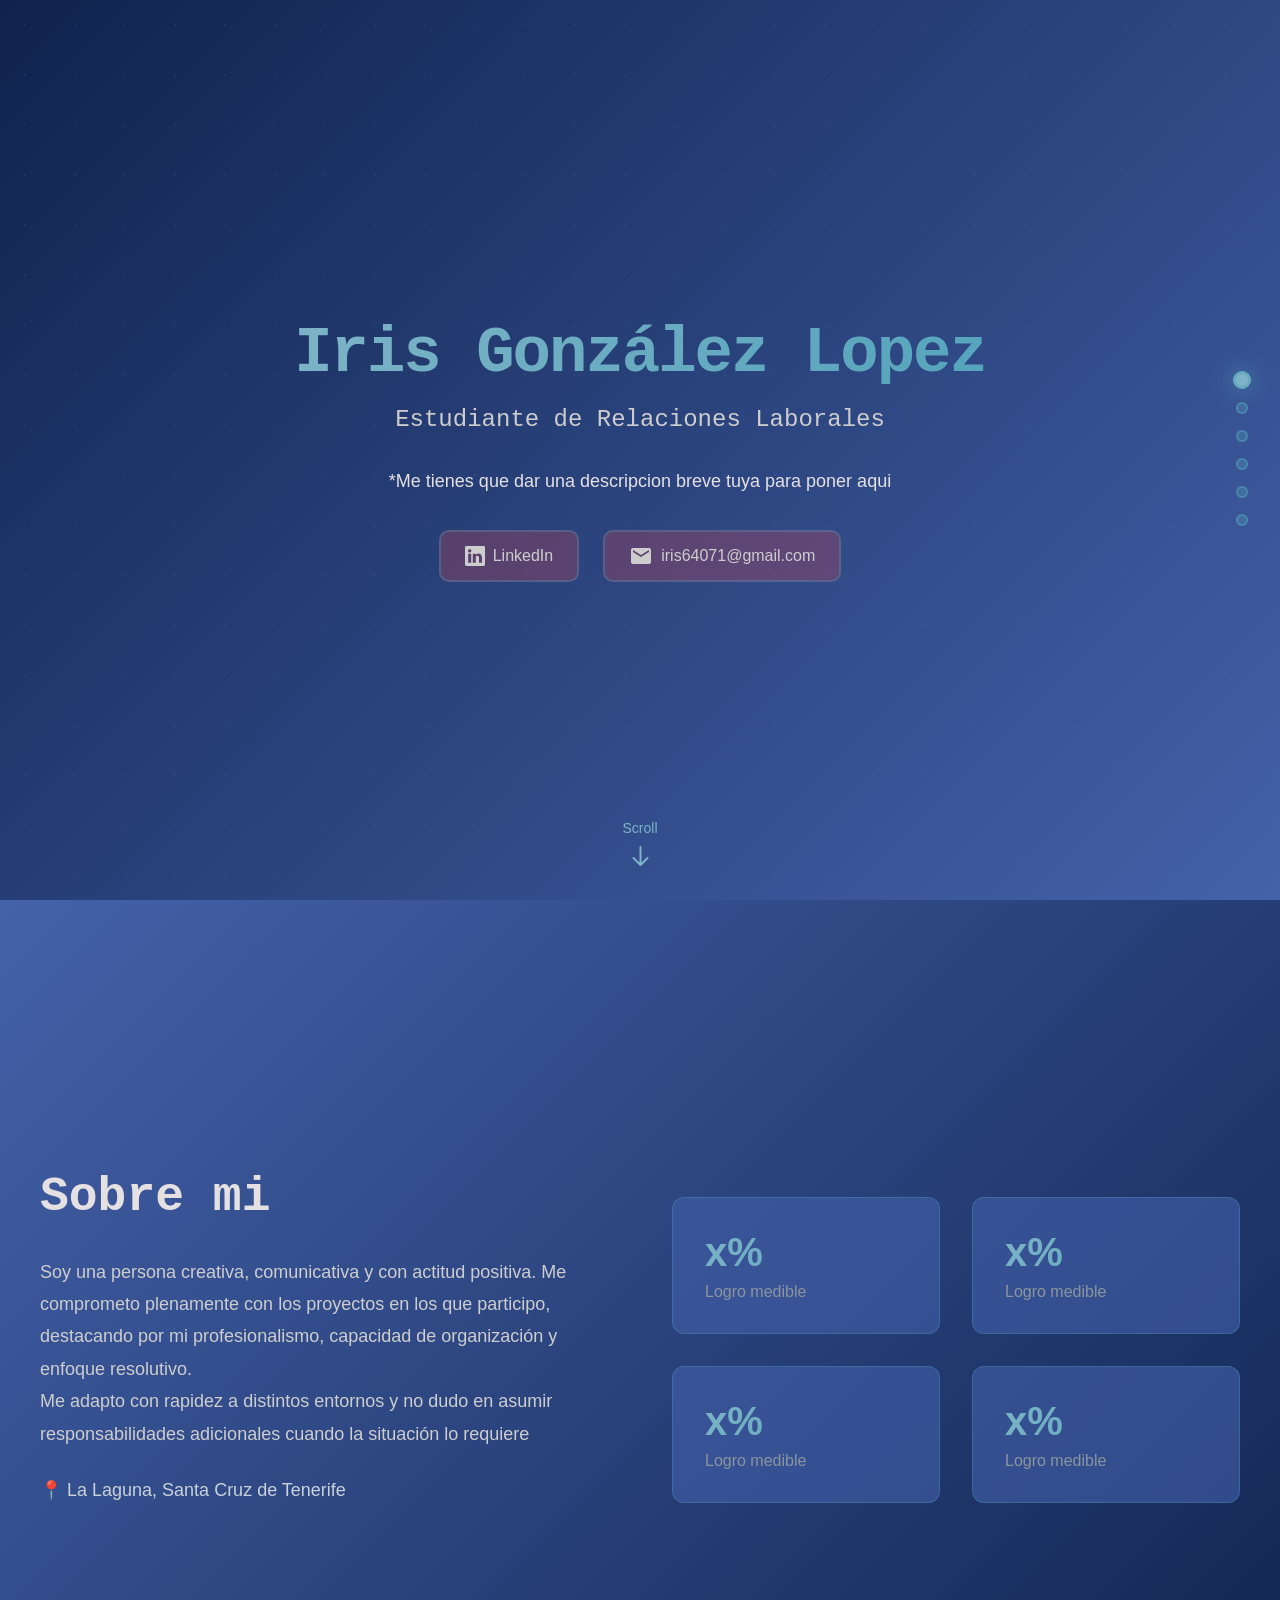
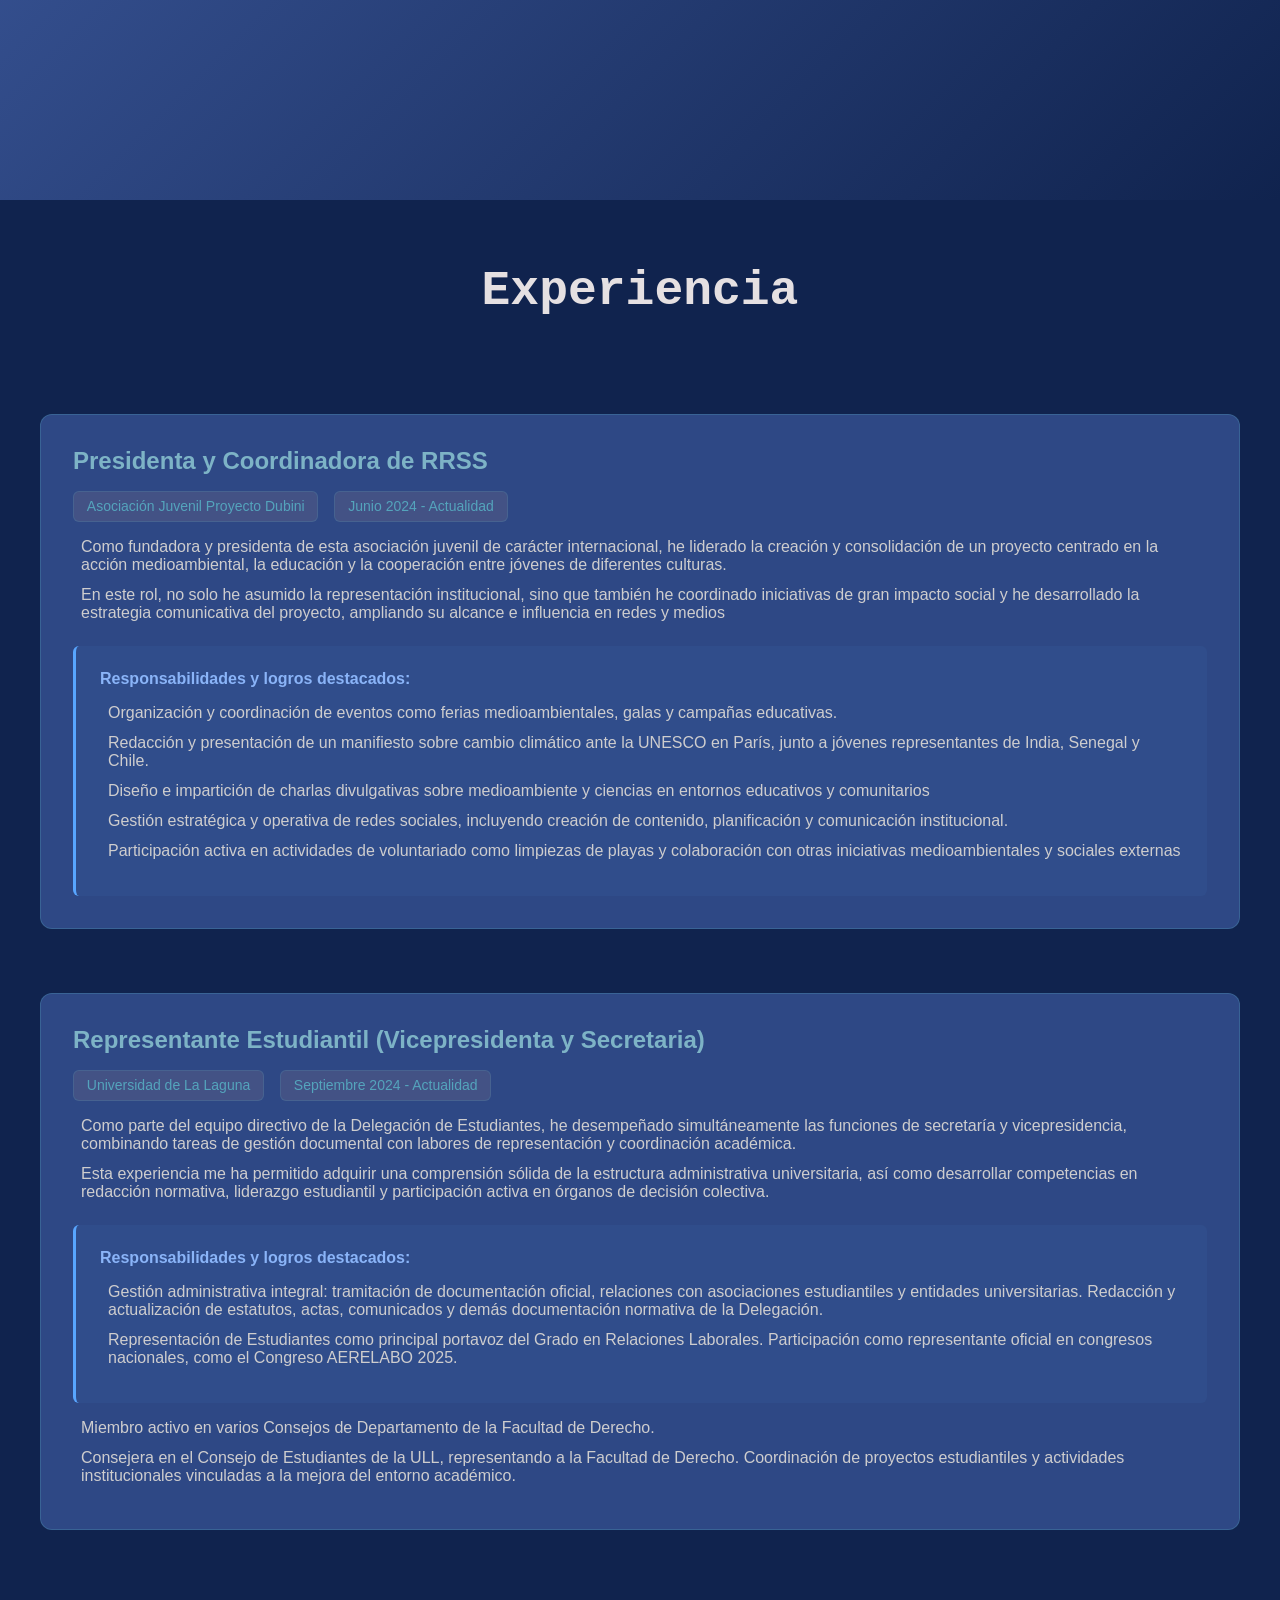
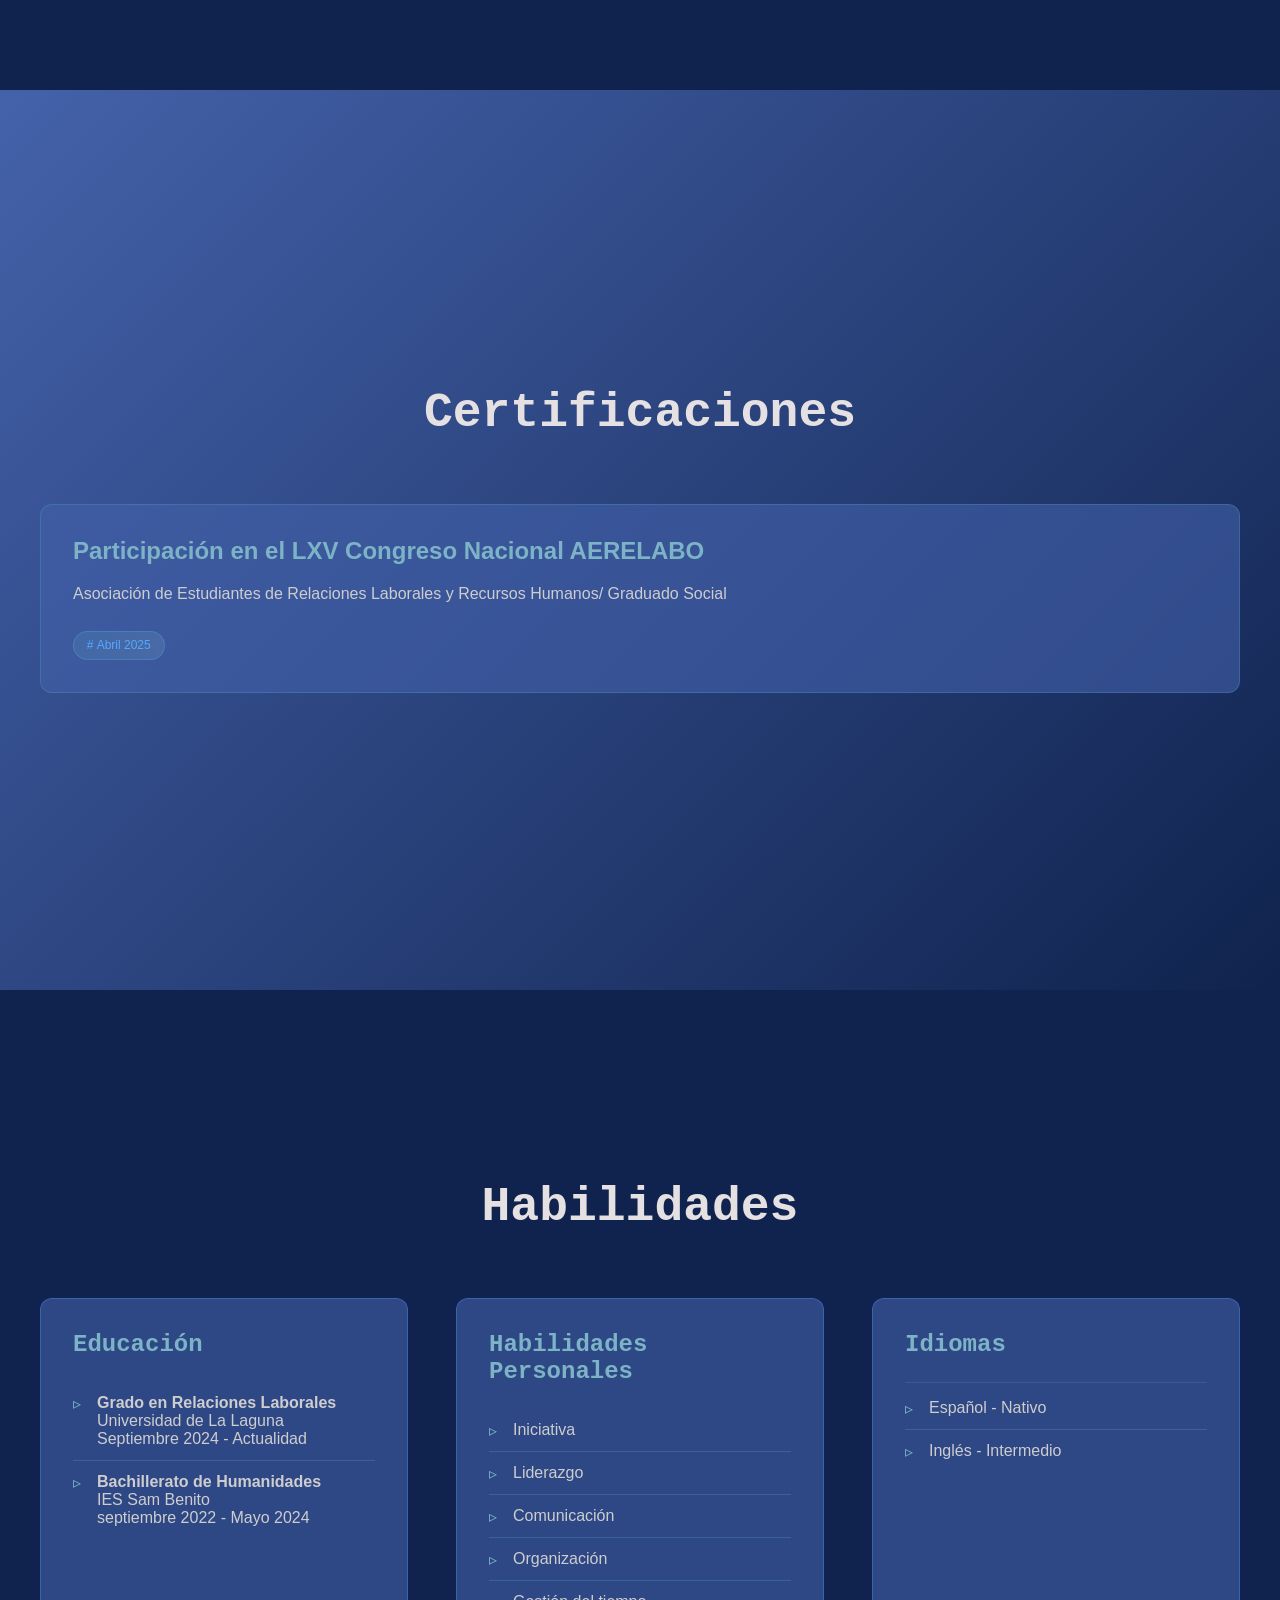
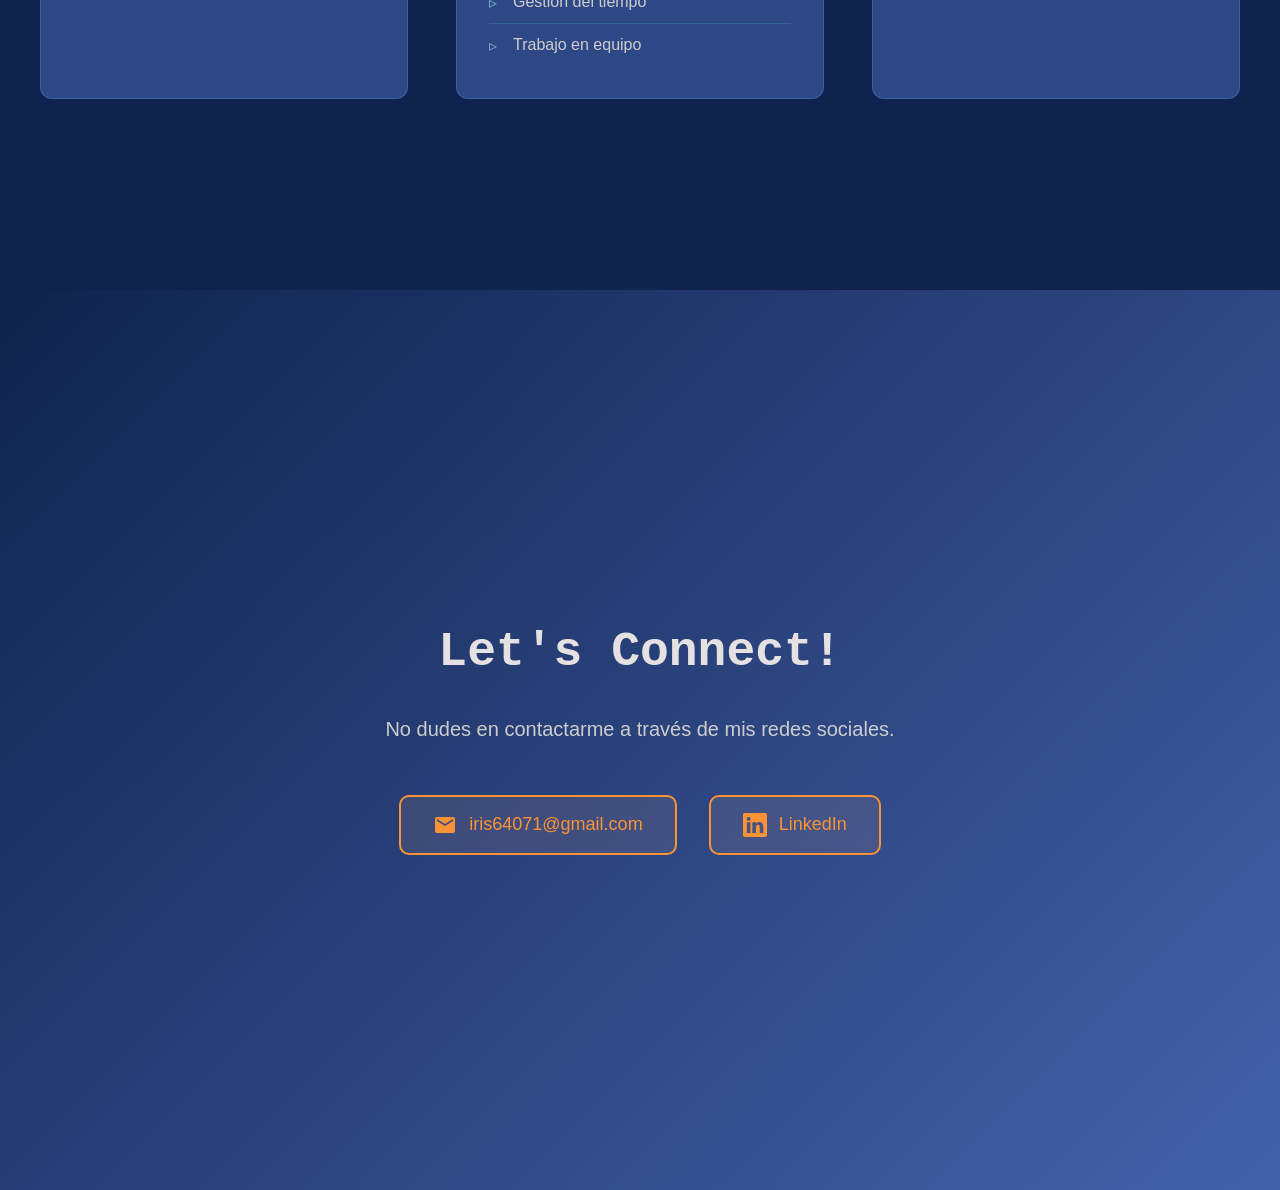
<file: index.html>
<!DOCTYPE html>
<html lang="es">

<head>
  <meta charset="UTF-8" />
  <meta name="viewport" content="width=device-width, initial-scale=1.0" />
  <title>Iris González Lopez</title>
  <link rel="stylesheet" href="style.css" />

</head>

<body>
  <!-- Barra de progreso -->
  <div class="scroll-progress"></div>

  <!-- Navegación por puntos -->
  <div class="nav-dots">
    <div class="nav-dot active" data-section="hero" data-title="Inicio"></div>
    <div class="nav-dot" data-section="about" data-title="Sobre mí"></div>
    <div class="nav-dot" data-section="experience" data-title="Experiencia"></div>
    <div class="nav-dot" data-section="projects" data-title="Proyectos"></div>
    <div class="nav-dot" data-section="skills" data-title="Habilidades"></div>
    <div class="nav-dot" data-section="contact" data-title="Contacto"></div>
  </div>

  <!-- Hero Section -->
  <section id="hero" class="section">

    <div class="hero-content">
      <h1 class="hero-title">Iris González Lopez</h1>
      <p class="hero-subtitle">Estudiante de Relaciones Laborales</p>
      <p class="hero-description">
        *Me tienes que dar una descripcion breve tuya para poner aqui
      </p>
      <div class="social-links">
        <a href="https://www.linkedin.com/in/iris-gonz%C3%A1lez-l%C3%B3pez-58a783310/" target="_blank" class="social-link">
          <svg class="octicon" xmlns="http://www.w3.org/2000/svg" viewBox="0 0 16 16" width="20" height="20">
            <path
              d="M0 1.146C0 .513.526 0 1.175 0h13.65C15.474 0 16 .513 16 1.146v13.708c0 .633-.526 1.146-1.175 1.146H1.175C.526 16 0 15.487 0 14.854zm4.943 12.248V6.169H2.542v7.225zm-1.2-8.212c.837 0 1.358-.554 1.358-1.248-.015-.709-.52-1.248-1.342-1.248S2.4 3.226 2.4 3.934c0 .694.521 1.248 1.327 1.248zm4.908 8.212V9.359c0-.216.016-.432.08-.586.173-.431.568-.878 1.232-.878.869 0 1.216.662 1.216 1.634v3.865h2.401V9.25c0-2.22-1.184-3.252-2.764-3.252-1.274 0-1.845.7-2.165 1.193v.025h-.016l.016-.025V6.169h-2.4c.03.678 0 7.225 0 7.225z" />
          </svg>
          <span>LinkedIn</span>
        </a>
        <a href="mailto:iris64071@gmail.com" target="_blank" class="social-link">
          <svg class="octicon" xmlns="http://www.w3.org/2000/svg" viewBox="0 0 24 24" width="24" height="24">
  <path d="M20 4H4C2.9 4 2 4.9 2 6v12c0 1.1.9 2 2 2h16c1.1 0 2-.9 2-2V6c0-1.1-.9-2-2-2zm0 4l-8 5-8-5V6l8 5 8-5v2z"/>
</svg>

          <span>iris64071@gmail.com</span>
        </a>
      </div>
      
    </div>

    <div class="scroll-indicator">
      <span style="font-size: 0.875rem;">Scroll</span>
      <svg xmlns="http://www.w3.org/2000/svg" fill="none" viewBox="0 0 24 24" stroke="currentColor">
        <path stroke-linecap="round" stroke-linejoin="round" stroke-width="2" d="M19 14l-7 7m0 0l-7-7m7 7V3" />
      </svg>
    </div>
  </section>

  <!-- About Section -->
  <section id="about" class="section">

    <div class="about-container">
      <div class="about-text">
        <h2>Sobre mi</h2>
        <p>
          Soy una persona creativa, comunicativa y con actitud positiva.
          Me comprometo plenamente con los proyectos en los que participo, destacando por mi
          profesionalismo, capacidad de organización y enfoque resolutivo.<br> Me adapto con rapidez a
          distintos entornos y no dudo en asumir responsabilidades adicionales cuando la situación lo
          requiere
        </p>
        <p style="color: #c9d1d9; margin-top: 1rem;">
          📍 La Laguna, Santa Cruz de Tenerife<br>
        </p>
      </div>

      <div class="about-stats">
        <div class="stat-card">
          <div class="stat-number">x%</div>
          <div class="stat-label">Logro medible</div>
        </div>
        <div class="stat-card">
          <div class="stat-number">x%</div>
          <div class="stat-label">Logro medible</div>
        </div>
        <div class="stat-card">
          <div class="stat-number">x%</div>
          <div class="stat-label">Logro medible</div>
        </div>
        <div class="stat-card">
          <div class="stat-number">x%</div>
          <div class="stat-label">Logro medible</div>
        </div>
      </div>
    </div>
  </section>

  <!-- Experience Section -->
  <section id="experience" class="section">
    <div class="experience-container">
      <h2 class="section-title">Experiencia</h2>

      <div class="timeline">
        <div class="timeline-item">
          <div class="timeline-content">
            <h3>Presidenta y Coordinadora de RRSS</h3>
            <div class="timeline-meta">
              <span>Asociación Juvenil Proyecto Dubini</span>
              <span>Junio 2024 - Actualidad</span>
            </div>
            <ul>
              <li> Como fundadora y presidenta de esta asociación juvenil de carácter internacional, he
                liderado la creación y consolidación de un proyecto centrado en la acción medioambiental,
                la educación y la cooperación entre jóvenes de diferentes culturas.</strong>
              </li>
              <li> En este rol, no solo he asumido la representación institucional, sino que también he
                coordinado iniciativas de gran impacto social y he desarrollado la estrategia comunicativa
                del proyecto, ampliando su alcance e influencia en redes y medios</li>
            </ul>

            <div
              style="margin-top: 1.5rem; padding: 1.5rem; background: rgba(88, 166, 255, 0.05); border-left: 3px solid #58a6ff; border-radius: 6px;">
              <h4 style="color: #8ab4f8; margin-bottom: 1rem;">Responsabilidades y logros destacados:</h4>
              <ul>
                <li> Organización y coordinación de eventos como ferias medioambientales, galas y
                  campañas educativas.</li>
                <li> Redacción y presentación de un manifiesto sobre cambio climático ante la UNESCO
                  en París, junto a jóvenes representantes de India, Senegal y Chile.</li>
                <li> Diseño e impartición de charlas divulgativas sobre medioambiente y ciencias en
                  entornos educativos y comunitarios</li>
                <li>Gestión estratégica y operativa de redes sociales, incluyendo creación de contenido,
                  planificación y comunicación institucional.</li>
                <li> Participación activa en actividades de voluntariado como limpiezas de playas y
                  colaboración con otras iniciativas medioambientales y sociales externas</li>
              </ul>
            </div>
          </div>
        </div>
        <div class="timeline-item">
          <div class="timeline-content">
            <h3>Representante Estudiantil (Vicepresidenta y Secretaria)</h3>
            <div class="timeline-meta">
              <span> Universidad de La Laguna</span>
              <span>Septiembre 2024 - Actualidad</span>
            </div>
            <ul>
              <li> Como parte del equipo directivo de la Delegación de Estudiantes, he desempeñado
                simultáneamente las funciones de secretaría y vicepresidencia, combinando tareas de
                gestión documental con labores de representación y coordinación académica.</strong>
              </li>
              <li> Esta experiencia me ha permitido adquirir una comprensión sólida de la estructura
                administrativa universitaria, así como desarrollar competencias en redacción normativa,
                liderazgo estudiantil y participación activa en órganos de decisión colectiva.</li>
            </ul>

            <div
              style="margin-top: 1.5rem; padding: 1.5rem; background: rgba(88, 166, 255, 0.05); border-left: 3px solid #58a6ff; border-radius: 6px;">
              <h4 style="color: #8ab4f8; margin-bottom: 1rem;">Responsabilidades y logros destacados:</h4>
              <ul>
                <li> Gestión administrativa integral: tramitación de documentación oficial, relaciones con
                  asociaciones estudiantiles y entidades universitarias. Redacción y actualización de
                  estatutos, actas, comunicados y demás documentación normativa de la Delegación.</li>
                <li> Representación de Estudiantes como principal portavoz del Grado en Relaciones
                  Laborales. Participación como representante oficial en congresos nacionales, como el
                  Congreso AERELABO 2025.</li>
              </ul>
            </div>
            <ul>
              <li> Miembro activo en varios Consejos de Departamento de la Facultad de Derecho.</strong>
              </li>
              <li> Consejera en el Consejo de Estudiantes de la ULL, representando a la Facultad de
                Derecho. Coordinación de proyectos estudiantiles y actividades institucionales vinculadas a
                la mejora del entorno académico.</li>
            </ul>
          </div>
        </div>
      </div>
    </div>
  </section>

  <!-- Projects Section -->
  <section id="projects" class="section">
    <div class="projects-container">
      <h2 class="section-title">Certificaciones</h2>

      <div class="projects-grid">

        <div class="project-card">
          <h3> Participación en el LXV Congreso
            Nacional AERELABO</h3>
          <p>
            Asociación de Estudiantes de Relaciones
            Laborales y Recursos Humanos/
            Graduado Social
          </p>
          <div class="project-tags">
            <span class="project-tag">Abril 2025</span>
          </div>
        </div>
      </div>
    </div>
  </section>

  <!-- Skills Section -->
  <section id="skills" class="section">

    <div class="skills-container">
      <h2 class="section-title">Habilidades</h2>

      <div class="skills-grid">
        <div class="skill-category">
          <h3>Educación</h3>
          <ul class="skill-list">
            <li><strong>Grado en Relaciones Laborales</strong><br>Universidad de La Laguna<br>Septiembre 2024 -
              Actualidad</li>
            <li><strong>Bachillerato de Humanidades</strong><br>IES Sam Benito<br>septiembre 2022 - Mayo 2024</li>
          </ul>
        </div>

        <div class="skill-category">
          <h3>Habilidades Personales</h3>
          <ul class="skill-list">
            <li>Iniciativa</li>
            <li>Liderazgo</li>
            <li>Comunicación</li>
            <li>Organización</li>
            <li>Gestión del tiempo</li>
            <li>Trabajo en equipo</li>
          </ul>
        </div>

        <div class="skill-category">
          <h3>Idiomas</h3>
          <ul class="skill-list">
            <li style="margin-top: 1rem; border-top: 1px solid rgba(88, 166, 255, 0.2); padding-top: 1rem;">Español -
              Nativo</li>
            <li>Inglés - Intermedio</li>
          </ul>
        </div>
      </div>
    </div>
  </section>

  <!-- Contact Section -->
  <section id="contact" class="section">

    <div class="contact-container">
      <h2>Let's Connect!</h2>
      <p>
        No dudes en contactarme a través de mis redes sociales.
      </p>

      <div class="contact-links">
        <a href="mailto:irisgonalezlopez@gmail.com" class="contact-link">
          <svg class="octicon" xmlns="http://www.w3.org/2000/svg" viewBox="0 0 24 24" width="24" height="24">
            <path
              d="M20 4H4C2.9 4 2 4.9 2 6v12c0 1.1.9 2 2 2h16c1.1 0 2-.9 2-2V6c0-1.1-.9-2-2-2zm0 4l-8 5-8-5V6l8 5 8-5v2z" />
          </svg>

          <span>iris64071@gmail.com</span>
        </a>

        <a href="https://www.linkedin.com/in/iris-gonz%C3%A1lez-l%C3%B3pez-58a783310/" target="_blank"
          class="contact-link">
          <svg class="octicon" xmlns="http://www.w3.org/2000/svg" viewBox="0 0 16 16" width="24" height="24">
            <path
              d="M0 1.146C0 .513.526 0 1.175 0h13.65C15.474 0 16 .513 16 1.146v13.708c0 .633-.526 1.146-1.175 1.146H1.175C.526 16 0 15.487 0 14.854zm4.943 12.248V6.169H2.542v7.225zm-1.2-8.212c.837 0 1.358-.554 1.358-1.248-.015-.709-.52-1.248-1.342-1.248S2.4 3.226 2.4 3.934c0 .694.521 1.248 1.327 1.248zm4.908 8.212V9.359c0-.216.016-.432.08-.586.173-.431.568-.878 1.232-.878.869 0 1.216.662 1.216 1.634v3.865h2.401V9.25c0-2.22-1.184-3.252-2.764-3.252-1.274 0-1.845.7-2.165 1.193v.025h-.016l.016-.025V6.169h-2.4c.03.678 0 7.225 0 7.225z" />
          </svg>
          <span>LinkedIn</span>
        </a>
      </div>
    </div>
  </section>
  <script src="script.js"></script>
</body>

</html>
</file>
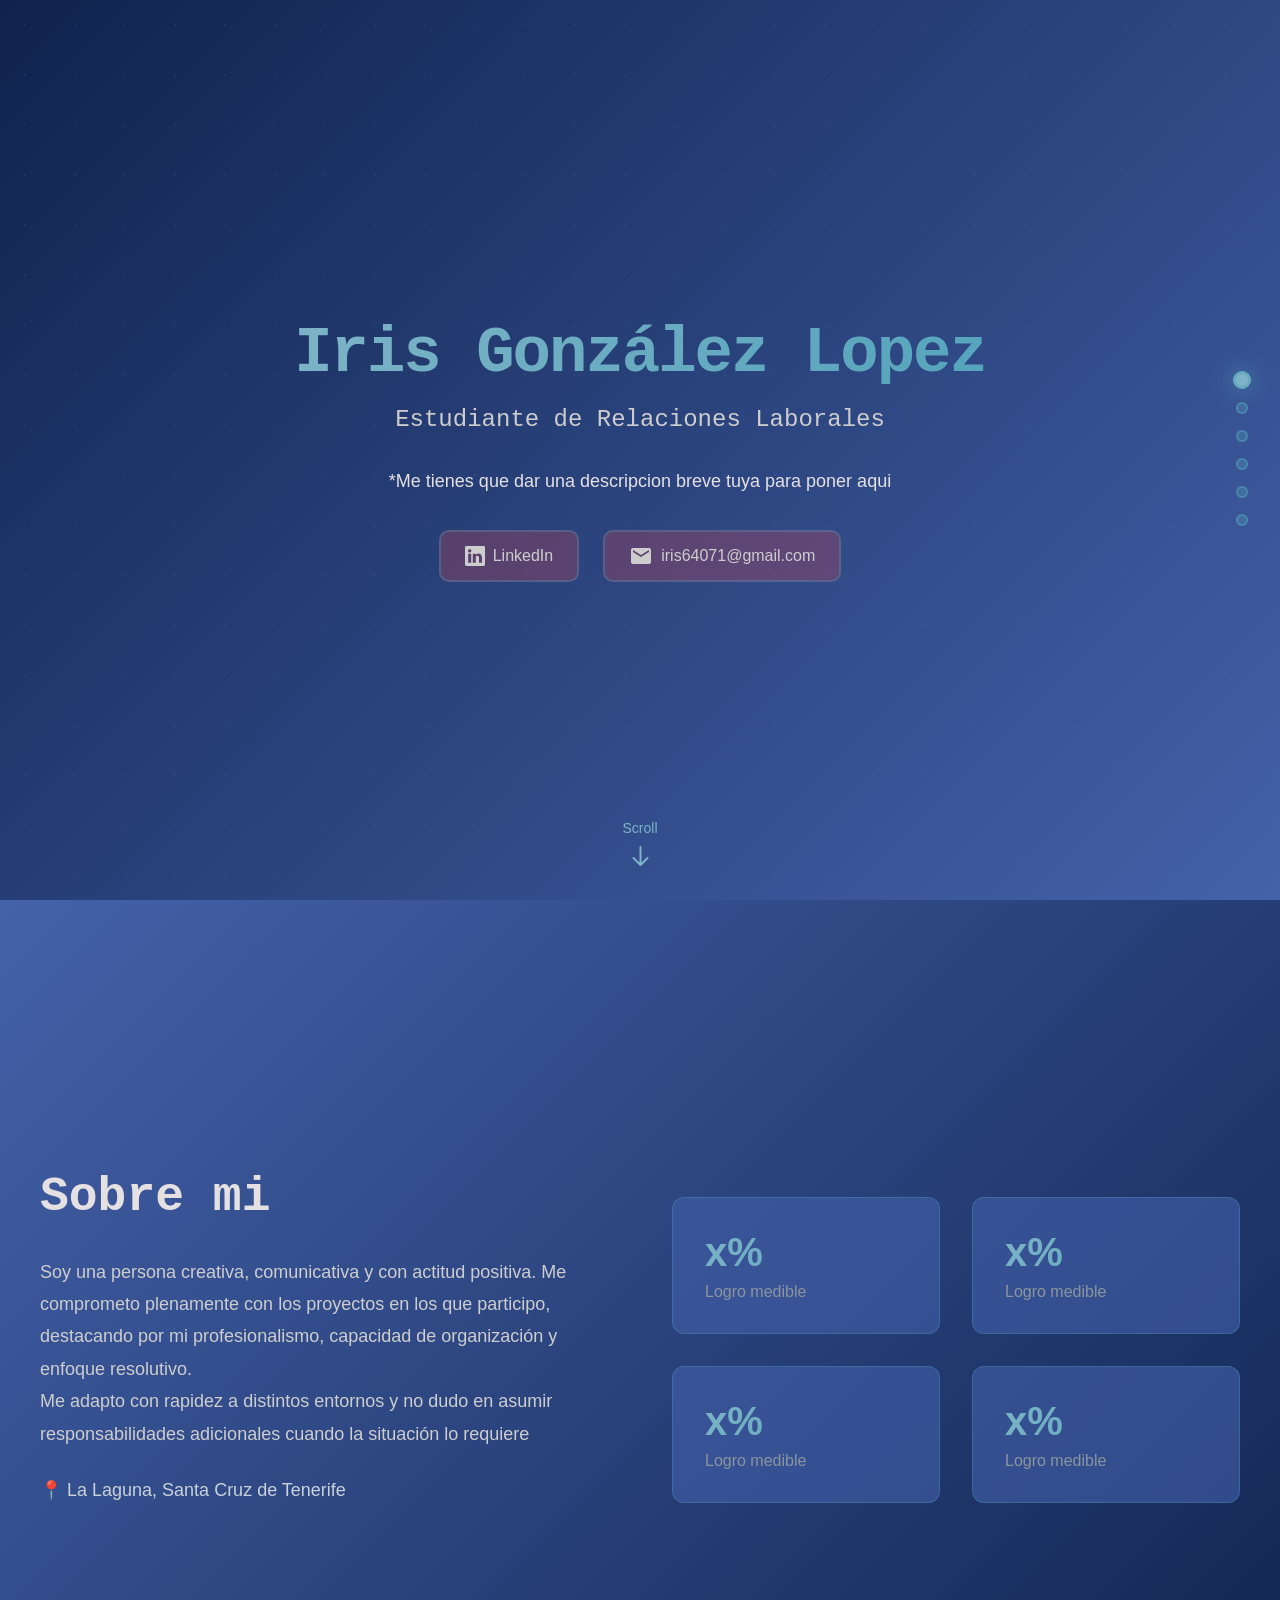
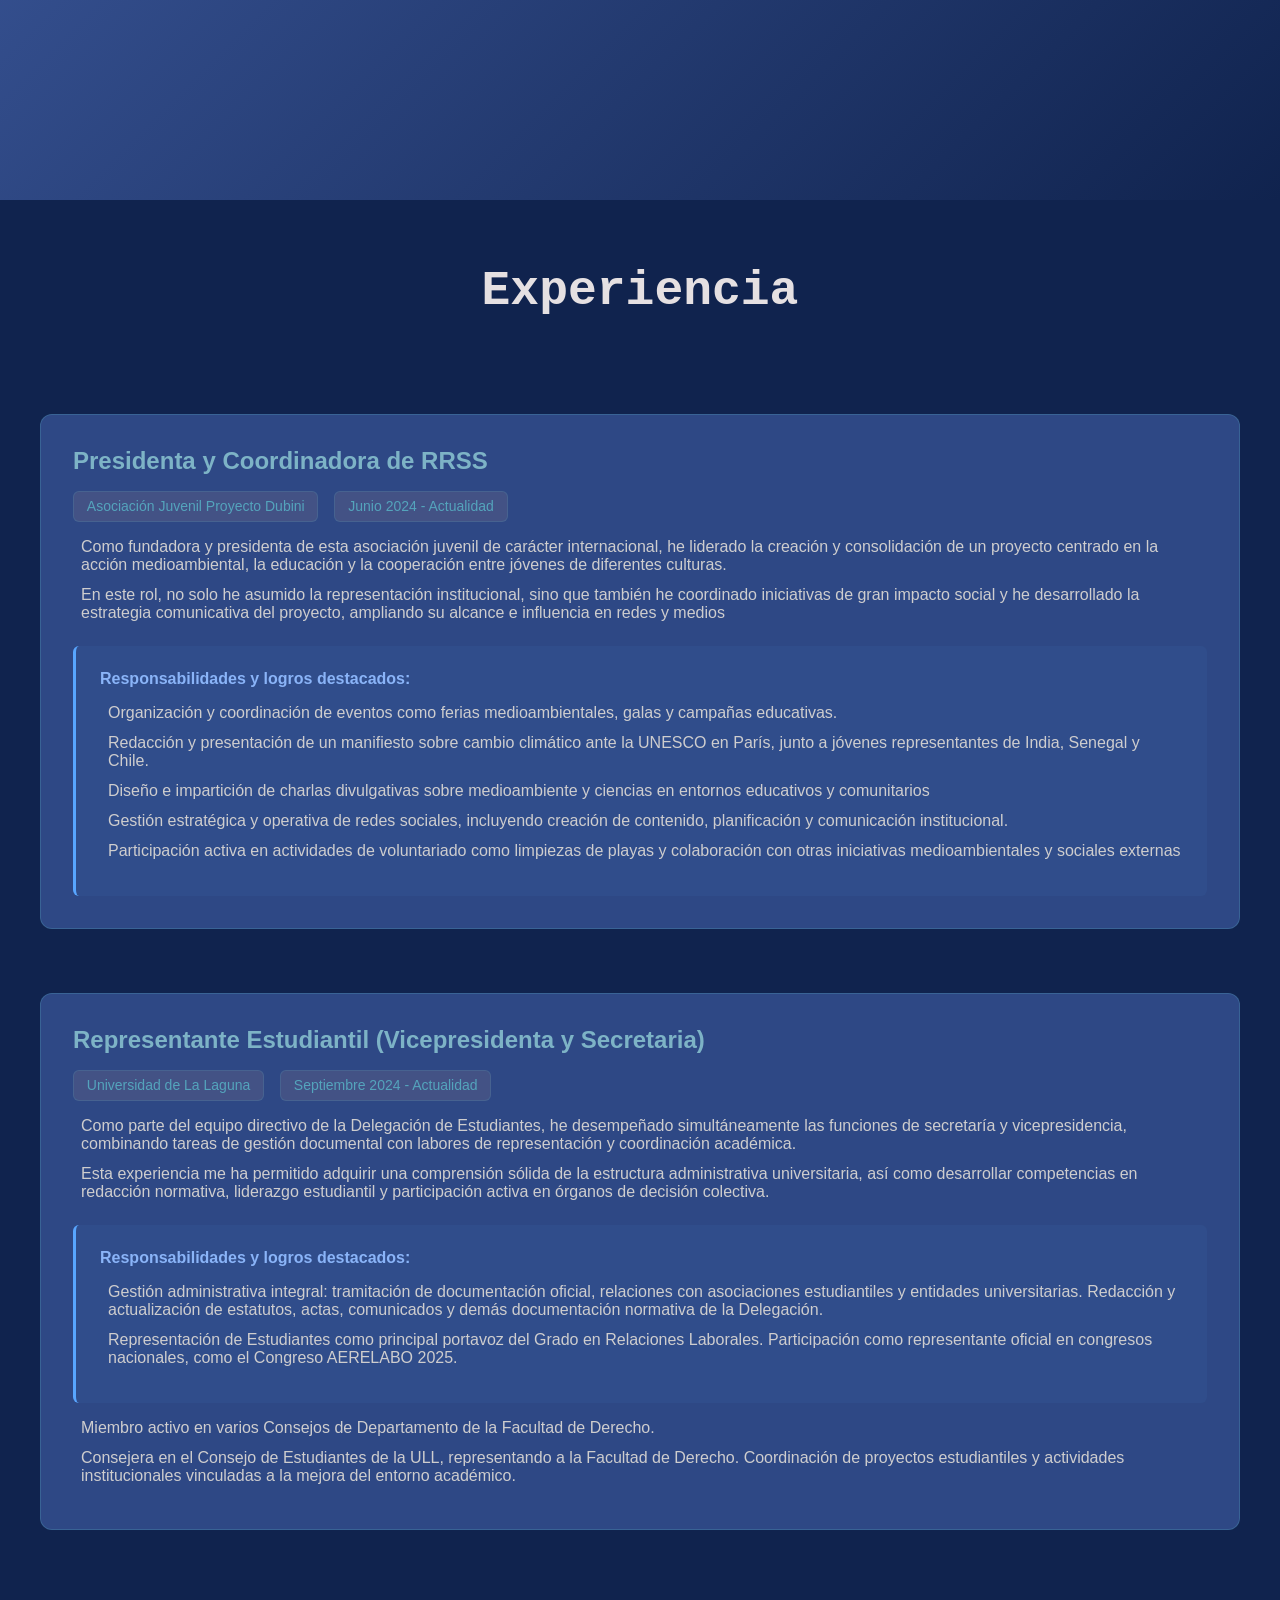
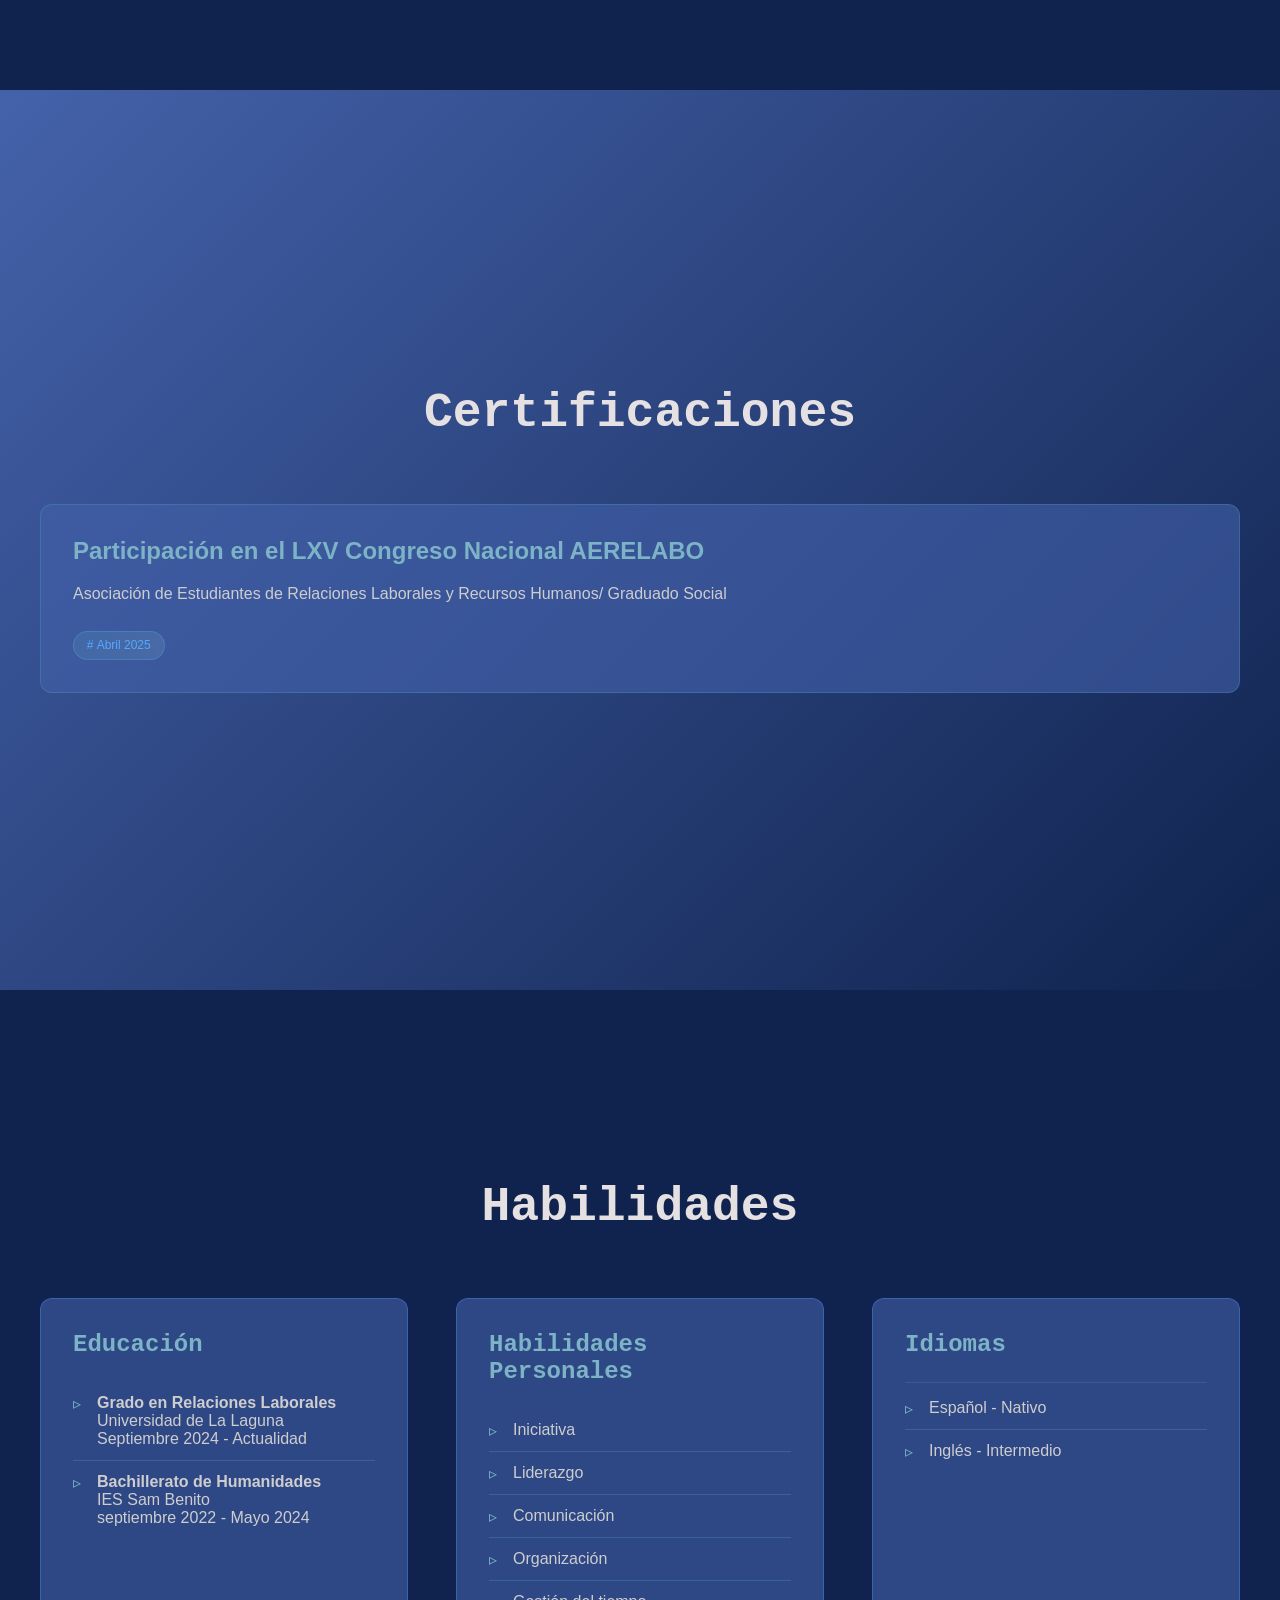
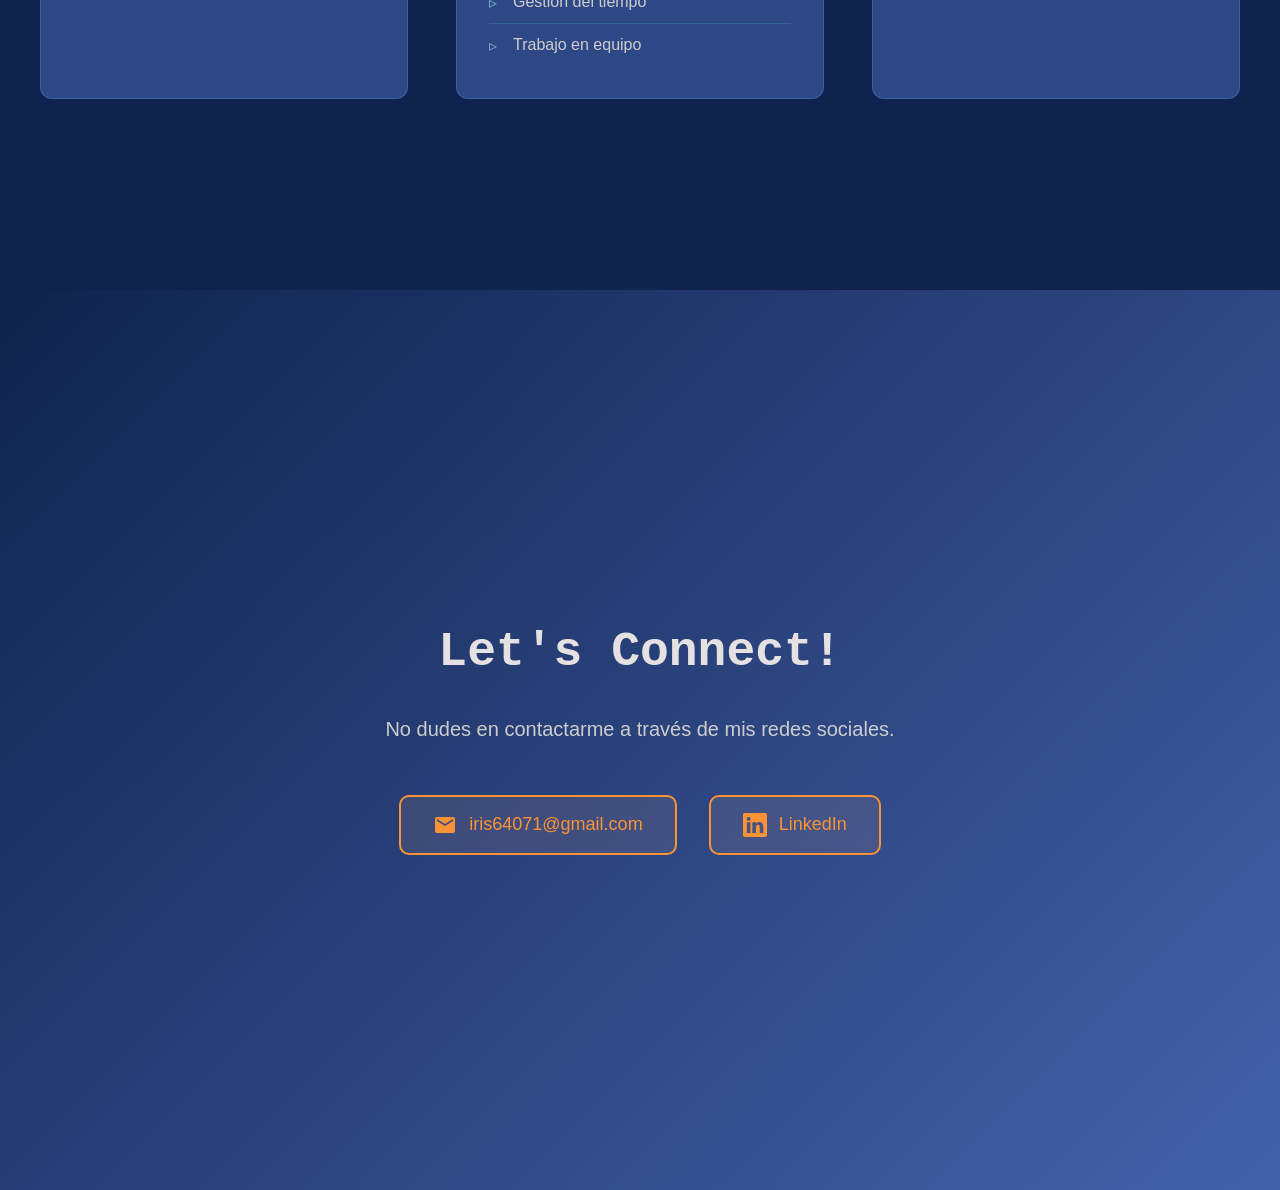
<file: index (1).html>
<!DOCTYPE html>
<html lang="es">

<head>
  <meta charset="UTF-8" />
  <meta name="viewport" content="width=device-width, initial-scale=1.0" />
  <title>Iris González Lopez</title>
  <link rel="stylesheet" href="style.css" />

</head>

<body>
  <!-- Barra de progreso -->
  <div class="scroll-progress"></div>

  <!-- Navegación por puntos -->
  <div class="nav-dots">
    <div class="nav-dot active" data-section="hero" data-title="Inicio"></div>
    <div class="nav-dot" data-section="about" data-title="Sobre mí"></div>
    <div class="nav-dot" data-section="experience" data-title="Experiencia"></div>
    <div class="nav-dot" data-section="projects" data-title="Proyectos"></div>
    <div class="nav-dot" data-section="skills" data-title="Habilidades"></div>
    <div class="nav-dot" data-section="contact" data-title="Contacto"></div>
  </div>

  <!-- Hero Section -->
  <section id="hero" class="section">

    <div class="hero-content">
      <h1 class="hero-title">Iris González Lopez</h1>
      <p class="hero-subtitle">Estudiante de Relaciones Laborales</p>
      <p class="hero-description">
        *Me tienes que dar una descripcion breve tuya para poner aqui
      </p>
      <div class="social-links">
        <a href="https://www.linkedin.com/in/iris-gonz%C3%A1lez-l%C3%B3pez-58a783310/" target="_blank" class="social-link">
          <svg class="octicon" xmlns="http://www.w3.org/2000/svg" viewBox="0 0 16 16" width="20" height="20">
            <path
              d="M0 1.146C0 .513.526 0 1.175 0h13.65C15.474 0 16 .513 16 1.146v13.708c0 .633-.526 1.146-1.175 1.146H1.175C.526 16 0 15.487 0 14.854zm4.943 12.248V6.169H2.542v7.225zm-1.2-8.212c.837 0 1.358-.554 1.358-1.248-.015-.709-.52-1.248-1.342-1.248S2.4 3.226 2.4 3.934c0 .694.521 1.248 1.327 1.248zm4.908 8.212V9.359c0-.216.016-.432.08-.586.173-.431.568-.878 1.232-.878.869 0 1.216.662 1.216 1.634v3.865h2.401V9.25c0-2.22-1.184-3.252-2.764-3.252-1.274 0-1.845.7-2.165 1.193v.025h-.016l.016-.025V6.169h-2.4c.03.678 0 7.225 0 7.225z" />
          </svg>
          <span>LinkedIn</span>
        </a>
        <a href="mailto:iris64071@gmail.com" target="_blank" class="social-link">
          <svg class="octicon" xmlns="http://www.w3.org/2000/svg" viewBox="0 0 24 24" width="24" height="24">
  <path d="M20 4H4C2.9 4 2 4.9 2 6v12c0 1.1.9 2 2 2h16c1.1 0 2-.9 2-2V6c0-1.1-.9-2-2-2zm0 4l-8 5-8-5V6l8 5 8-5v2z"/>
</svg>

          <span>iris64071@gmail.com</span>
        </a>
      </div>
      
    </div>

    <div class="scroll-indicator">
      <span style="font-size: 0.875rem;">Scroll</span>
      <svg xmlns="http://www.w3.org/2000/svg" fill="none" viewBox="0 0 24 24" stroke="currentColor">
        <path stroke-linecap="round" stroke-linejoin="round" stroke-width="2" d="M19 14l-7 7m0 0l-7-7m7 7V3" />
      </svg>
    </div>
  </section>

  <!-- About Section -->
  <section id="about" class="section">

    <div class="about-container">
      <div class="about-text">
        <h2>Sobre mi</h2>
        <p>
          Soy una persona creativa, comunicativa y con actitud positiva.
          Me comprometo plenamente con los proyectos en los que participo, destacando por mi
          profesionalismo, capacidad de organización y enfoque resolutivo.<br> Me adapto con rapidez a
          distintos entornos y no dudo en asumir responsabilidades adicionales cuando la situación lo
          requiere
        </p>
        <p style="color: #c9d1d9; margin-top: 1rem;">
          📍 La Laguna, Santa Cruz de Tenerife<br>
        </p>
      </div>

      <div class="about-stats">
        <div class="stat-card">
          <div class="stat-number">x%</div>
          <div class="stat-label">Logro medible</div>
        </div>
        <div class="stat-card">
          <div class="stat-number">x%</div>
          <div class="stat-label">Logro medible</div>
        </div>
        <div class="stat-card">
          <div class="stat-number">x%</div>
          <div class="stat-label">Logro medible</div>
        </div>
        <div class="stat-card">
          <div class="stat-number">x%</div>
          <div class="stat-label">Logro medible</div>
        </div>
      </div>
    </div>
  </section>

  <!-- Experience Section -->
  <section id="experience" class="section">
    <div class="experience-container">
      <h2 class="section-title">Experiencia</h2>

      <div class="timeline">
        <div class="timeline-item">
          <div class="timeline-content">
            <h3>Presidenta y Coordinadora de RRSS</h3>
            <div class="timeline-meta">
              <span>Asociación Juvenil Proyecto Dubini</span>
              <span>Junio 2024 - Actualidad</span>
            </div>
            <ul>
              <li> Como fundadora y presidenta de esta asociación juvenil de carácter internacional, he
                liderado la creación y consolidación de un proyecto centrado en la acción medioambiental,
                la educación y la cooperación entre jóvenes de diferentes culturas.</strong>
              </li>
              <li> En este rol, no solo he asumido la representación institucional, sino que también he
                coordinado iniciativas de gran impacto social y he desarrollado la estrategia comunicativa
                del proyecto, ampliando su alcance e influencia en redes y medios</li>
            </ul>

            <div
              style="margin-top: 1.5rem; padding: 1.5rem; background: rgba(88, 166, 255, 0.05); border-left: 3px solid #58a6ff; border-radius: 6px;">
              <h4 style="color: #8ab4f8; margin-bottom: 1rem;">Responsabilidades y logros destacados:</h4>
              <ul>
                <li> Organización y coordinación de eventos como ferias medioambientales, galas y
                  campañas educativas.</li>
                <li> Redacción y presentación de un manifiesto sobre cambio climático ante la UNESCO
                  en París, junto a jóvenes representantes de India, Senegal y Chile.</li>
                <li> Diseño e impartición de charlas divulgativas sobre medioambiente y ciencias en
                  entornos educativos y comunitarios</li>
                <li>Gestión estratégica y operativa de redes sociales, incluyendo creación de contenido,
                  planificación y comunicación institucional.</li>
                <li> Participación activa en actividades de voluntariado como limpiezas de playas y
                  colaboración con otras iniciativas medioambientales y sociales externas</li>
              </ul>
            </div>
          </div>
        </div>
        <div class="timeline-item">
          <div class="timeline-content">
            <h3>Representante Estudiantil (Vicepresidenta y Secretaria)</h3>
            <div class="timeline-meta">
              <span> Universidad de La Laguna</span>
              <span>Septiembre 2024 - Actualidad</span>
            </div>
            <ul>
              <li> Como parte del equipo directivo de la Delegación de Estudiantes, he desempeñado
                simultáneamente las funciones de secretaría y vicepresidencia, combinando tareas de
                gestión documental con labores de representación y coordinación académica.</strong>
              </li>
              <li> Esta experiencia me ha permitido adquirir una comprensión sólida de la estructura
                administrativa universitaria, así como desarrollar competencias en redacción normativa,
                liderazgo estudiantil y participación activa en órganos de decisión colectiva.</li>
            </ul>

            <div
              style="margin-top: 1.5rem; padding: 1.5rem; background: rgba(88, 166, 255, 0.05); border-left: 3px solid #58a6ff; border-radius: 6px;">
              <h4 style="color: #8ab4f8; margin-bottom: 1rem;">Responsabilidades y logros destacados:</h4>
              <ul>
                <li> Gestión administrativa integral: tramitación de documentación oficial, relaciones con
                  asociaciones estudiantiles y entidades universitarias. Redacción y actualización de
                  estatutos, actas, comunicados y demás documentación normativa de la Delegación.</li>
                <li> Representación de Estudiantes como principal portavoz del Grado en Relaciones
                  Laborales. Participación como representante oficial en congresos nacionales, como el
                  Congreso AERELABO 2025.</li>
              </ul>
            </div>
            <ul>
              <li> Miembro activo en varios Consejos de Departamento de la Facultad de Derecho.</strong>
              </li>
              <li> Consejera en el Consejo de Estudiantes de la ULL, representando a la Facultad de
                Derecho. Coordinación de proyectos estudiantiles y actividades institucionales vinculadas a
                la mejora del entorno académico.</li>
            </ul>
          </div>
        </div>
      </div>
    </div>
  </section>

  <!-- Projects Section -->
  <section id="projects" class="section">
    <div class="projects-container">
      <h2 class="section-title">Certificaciones</h2>

      <div class="projects-grid">

        <div class="project-card">
          <h3> Participación en el LXV Congreso
            Nacional AERELABO</h3>
          <p>
            Asociación de Estudiantes de Relaciones
            Laborales y Recursos Humanos/
            Graduado Social
          </p>
          <div class="project-tags">
            <span class="project-tag">Abril 2025</span>
          </div>
        </div>
      </div>
    </div>
  </section>

  <!-- Skills Section -->
  <section id="skills" class="section">

    <div class="skills-container">
      <h2 class="section-title">Habilidades</h2>

      <div class="skills-grid">
        <div class="skill-category">
          <h3>Educación</h3>
          <ul class="skill-list">
            <li><strong>Grado en Relaciones Laborales</strong><br>Universidad de La Laguna<br>Septiembre 2024 -
              Actualidad</li>
            <li><strong>Bachillerato de Humanidades</strong><br>IES Sam Benito<br>septiembre 2022 - Mayo 2024</li>
          </ul>
        </div>

        <div class="skill-category">
          <h3>Habilidades Personales</h3>
          <ul class="skill-list">
            <li>Iniciativa</li>
            <li>Liderazgo</li>
            <li>Comunicación</li>
            <li>Organización</li>
            <li>Gestión del tiempo</li>
            <li>Trabajo en equipo</li>
          </ul>
        </div>

        <div class="skill-category">
          <h3>Idiomas</h3>
          <ul class="skill-list">
            <li style="margin-top: 1rem; border-top: 1px solid rgba(88, 166, 255, 0.2); padding-top: 1rem;">Español -
              Nativo</li>
            <li>Inglés - Intermedio</li>
          </ul>
        </div>
      </div>
    </div>
  </section>

  <!-- Contact Section -->
  <section id="contact" class="section">

    <div class="contact-container">
      <h2>Let's Connect!</h2>
      <p>
        No dudes en contactarme a través de mis redes sociales.
      </p>

      <div class="contact-links">
        <a href="mailto:irisgonalezlopez@gmail.com" class="contact-link">
          <svg class="octicon" xmlns="http://www.w3.org/2000/svg" viewBox="0 0 24 24" width="24" height="24">
            <path
              d="M20 4H4C2.9 4 2 4.9 2 6v12c0 1.1.9 2 2 2h16c1.1 0 2-.9 2-2V6c0-1.1-.9-2-2-2zm0 4l-8 5-8-5V6l8 5 8-5v2z" />
          </svg>

          <span>iris64071@gmail.com</span>
        </a>

        <a href="https://www.linkedin.com/in/iris-gonz%C3%A1lez-l%C3%B3pez-58a783310/" target="_blank"
          class="contact-link">
          <svg class="octicon" xmlns="http://www.w3.org/2000/svg" viewBox="0 0 16 16" width="24" height="24">
            <path
              d="M0 1.146C0 .513.526 0 1.175 0h13.65C15.474 0 16 .513 16 1.146v13.708c0 .633-.526 1.146-1.175 1.146H1.175C.526 16 0 15.487 0 14.854zm4.943 12.248V6.169H2.542v7.225zm-1.2-8.212c.837 0 1.358-.554 1.358-1.248-.015-.709-.52-1.248-1.342-1.248S2.4 3.226 2.4 3.934c0 .694.521 1.248 1.327 1.248zm4.908 8.212V9.359c0-.216.016-.432.08-.586.173-.431.568-.878 1.232-.878.869 0 1.216.662 1.216 1.634v3.865h2.401V9.25c0-2.22-1.184-3.252-2.764-3.252-1.274 0-1.845.7-2.165 1.193v.025h-.016l.016-.025V6.169h-2.4c.03.678 0 7.225 0 7.225z" />
          </svg>
          <span>LinkedIn</span>
        </a>
      </div>
    </div>
  </section>
  <script src="script.js"></script>
</body>

</html>
</file>
<file: style.css>
:root {
  --color-bg-main: #10234e; /* color-primary */
  --color-bg-secondary: #4462aa; /* color-blue-medium */
  --color-bg-card: rgba(68, 98, 170, 0.6);
  --color-bg-card-solid: #4462aa;
  --color-bg-dot: rgba(84, 164, 188, 0.3); /* color-blue-sky */
  --color-bg-dot-border: rgba(84, 164, 188, 0.5);
  --color-bg-dot-active: #7db3c6; /* color-blue-light */
  --color-bg-dot-shadow: rgba(84, 164, 188, 0.8);
  --color-bg-dot-hover: rgba(84, 164, 188, 0.6);
  --color-bg-dot-tooltip: rgba(16, 35, 78, 0.95);
  --color-bg-dot-tooltip-border: rgba(84, 164, 188, 0.3);
  --color-bg-progress: linear-gradient(90deg, #7db3c6, #54a4bc, #fa9336); /* azul claro → azul sky → accent */
  --color-bg-parallax: radial-gradient(circle at 50% 50%, rgba(84, 164, 188, 0.1) 0%, transparent 70%);
  --color-bg-parallax-mobile: radial-gradient(circle at 50% 50%, rgba(84,164,188,0.08) 0%, transparent 60%);
  --color-bg-social: rgba(202, 67, 83, 0.3); /* color-secondary */
  --color-bg-social-hover: rgba(84, 164, 188, 0.2);
  --color-bg-stat-hover: linear-gradient(90deg, transparent, rgba(84, 164, 188, 0.1), transparent);
  --color-bg-project-tag: linear-gradient(135deg, rgba(84, 164, 188, 0.2), rgba(125, 179, 198, 0.2));
  --color-bg-project-tag-hover: linear-gradient(135deg, rgba(84, 164, 188, 0.4), rgba(125, 179, 198, 0.4));
  --color-bg-contact: rgba(247, 180, 135, 0.1); /* color-peach */
  --color-bg-contact-hover: rgba(247, 180, 135, 0.3);

  --color-border-dot: rgba(84, 164, 188, 0.5);
  --color-border-dot-active: #7db3c6;
  --color-border-dot-tooltip: rgba(84, 164, 188, 0.3);
  --color-border-card: rgba(84, 164, 188, 0.3);
  --color-border-card-hover: #7db3c6;
  --color-border-timeline: rgba(84, 164, 188, 0.3);
  --color-border-timeline-meta: rgba(84, 164, 188, 0.2);
  --color-border-project-tag: rgba(84, 164, 188, 0.3);
  --color-border-contact: #fa9336;

  --color-text-main: #e5e0e2; /* color-background */
  --color-text-secondary: #cecdce; /* color-pink */
  --color-text-accent: #7db3c6;
  --color-text-accent2: #54a4bc;
  --color-text-accent3: #fa9336;
  --color-text-accent4: #f7b487;
  --color-text-timeline-meta: #54a4bc;
  --color-text-project-tag: #7db3c6;
  --color-text-contact: #fa9336;
  --color-text-skill-hover: #7db3c6;

  --color-shadow-dot: rgba(84, 164, 188, 0.8);
  --color-shadow-progress: rgba(84, 164, 188, 0.8);
  --color-shadow-card-hover: rgba(84, 164, 188, 0.3);
  --color-shadow-project-card-hover: rgba(84, 164, 188, 0.4);
  --color-shadow-contact-hover: rgba(84, 164, 188, 0.5);

  --color-floating-code: rgba(84, 164, 188, 0.1);
  --color-project-card-before: rgba(84, 164, 188, 0.05);
  --color-project-card-before-hover: rgba(84, 164, 188, 0.2);
}


* {
  margin: 0;
  padding: 0;
  box-sizing: border-box;
}

html {
  scroll-behavior: smooth;
  overflow-x: hidden;
}

body {
  font-family: "Segoe UI", Helvetica, Arial, sans-serif;
  color: var(--color-text-main);
  background: var(--color-bg-main);
  overflow-x: hidden;
}

/* Navegación flotante */
.nav-dots {
  position: fixed;
  right: 2rem;
  top: 50%;
  transform: translateY(-50%);
  z-index: 1000;
  display: flex;
  flex-direction: column;
  gap: 1rem;
}

.nav-dot {
  width: 12px;
  height: 12px;
  border-radius: 50%;
  background: var(--color-bg-dot);
  border: 2px solid var(--color-bg-dot-border);
  cursor: pointer;
  transition: all 0.3s ease;
  position: relative;
}

.nav-dot:hover {
  transform: scale(1.3);
  background: var(--color-bg-dot-hover);
}

.nav-dot.active {
  background: var(--color-bg-dot-active);
  box-shadow: 0 0 15px var(--color-bg-dot-shadow);
  transform: scale(1.5);
}

.nav-dot::after {
  content: attr(data-title);
  position: absolute;
  right: 25px;
  top: 50%;
  transform: translateY(-50%);
  white-space: nowrap;
  background: var(--color-bg-dot-tooltip);
  padding: 0.5rem 1rem;
  border-radius: 6px;
  font-size: 0.875rem;
  opacity: 0;
  pointer-events: none;
  transition: opacity 0.3s ease;
  border: 1px solid var(--color-border-dot-tooltip);
}

.nav-dot:hover::after {
  opacity: 1;
}

/* Barra de progreso */
.scroll-progress {
  position: fixed;
  top: 0;
  left: 0;
  width: 0%;
  height: 4px;
  background: var(--color-bg-progress);
  z-index: 1000;
  transition: width 0.1s ease;
  box-shadow: 0 0 20px var(--color-shadow-progress);
}

/* Secciones a pantalla completa */
.section {
  min-height: 100vh;
  display: flex;
  align-items: center;
  justify-content: center;
  position: relative;
  overflow: hidden;
  padding: 4rem 2rem;
}

/* Capas parallax */
.parallax-layer {
  position: absolute;
  width: 100%;
  height: 100%;
  top: 0;
  left: 0;
  pointer-events: none;
}

.parallax-bg {
  position: absolute;
  width: 200%;
  height: 200%;
  top: -50%;
  left: -50%;
  background: var(--color-bg-parallax);
  will-change: transform;
  transform: translateZ(0);
  backface-visibility: hidden;
}

.floating-code {
  position: absolute;
  font-family: 'Courier New', monospace;
  color: var(--color-floating-code);
  font-size: 1rem;
  font-weight: bold;
  will-change: transform;
  animation: float 20s infinite ease-in-out;
}

@keyframes float {
  0%, 100% { transform: translateY(0) rotate(0deg); }
  25% { transform: translateY(-30px) rotate(5deg); }
  50% { transform: translateY(-10px) rotate(-5deg); }
  75% { transform: translateY(-40px) rotate(3deg); }
}

/* Hero Section */
#hero {
  background: linear-gradient(135deg, var(--color-bg-main) 0%, var(--color-bg-secondary) 100%);
  position: relative;
}

#hero::before {
  content: '';
  position: absolute;
  width: 100%;
  height: 100%;
  background-image: 
    radial-gradient(circle, var(--color-floating-code) 1px, transparent 1px);
  background-size: 50px 50px;
  animation: gridScroll 20s linear infinite;
}

@keyframes gridScroll {
  0% { background-position: 0 0; }
  100% { background-position: 50px 50px; }
}

.hero-content {
  text-align: center;
  z-index: 10;
  max-width: 900px;
  position: relative;
}

.hero-title {
  font-size: 4rem;
  font-weight: 700;
  background: linear-gradient(135deg, var(--color-text-accent) 0%, var(--color-text-accent2) 50%, var(--color-text-accent3) 100%);
  -webkit-background-clip: text;
  -webkit-text-fill-color: transparent;
  background-clip: text;
  margin-bottom: 1rem;
  animation: titleGlow 3s ease-in-out infinite;
  background-size: 200% 200%;
  font-family: 'Courier New', monospace;
  letter-spacing: -2px;
}

@keyframes titleGlow {
  0%, 100% { background-position: 0% 50%; }
  50% { background-position: 100% 50%; }
}

.hero-title::before {
  color: var(--color-text-accent);
  animation: blink 1.5s infinite;
}

@keyframes blink {
  0%, 50% { opacity: 1; }
  51%, 100% { opacity: 0; }
}

.hero-subtitle {
  font-size: 1.5rem;
  color: var(--color-text-secondary);
  margin-bottom: 2rem;
  font-family: 'Courier New', monospace;
}

.hero-subtitle::before {
  color: var(--color-text-accent);
}

.hero-description {
  font-size: 1.125rem;
  line-height: 1.8;
  color: var(--color-text-main);
  margin-bottom: 2rem;
  max-width: 700px;
  margin-left: auto;
  margin-right: auto;
}

.social-links {
  display: flex;
  gap: 1.5rem;
  justify-content: center;
  margin-top: 2rem;
}

.social-link {
  display: flex;
  align-items: center;
  gap: 0.5rem;
  color: var(--color-text-secondary);
  text-decoration: none;
  padding: 0.75rem 1.5rem;
  border-radius: 10px;
  background: var(--color-bg-social);
  border: 2px solid var(--color-border-card);
  transition: all 0.3s ease;
  position: relative;
  overflow: hidden;
 /* backdrop-filter: blur(10px); */
}

.social-link::before {
  content: '';
  position: absolute;
  top: 50%;
  left: 50%;
  width: 0;
  height: 0;
  border-radius: 50%;
  background: var(--color-bg-social-hover);
  transform: translate(-50%, -50%);
  transition: width 0.5s ease, height 0.5s ease;
}

.social-link:hover::before {
  width: 300px;
  height: 300px;
}

.social-link:hover {
  color: var(--color-text-accent);
  border-color: var(--color-border-card-hover);
  box-shadow: 0 10px 30px var(--color-shadow-card-hover);
}

.social-link span {
  position: relative;
  z-index: 1;
}

.scroll-indicator {
  position: absolute;
  bottom: 2rem;
  left: 50%;
  transform: translateX(-50%);
  display: flex;
  flex-direction: column;
  align-items: center;
  gap: 0.5rem;
  color: var(--color-text-accent);
  animation: bounce 2s infinite;
}

@keyframes bounce {
  0%, 100% { transform: translateX(-50%) translateY(0); }
  50% { transform: translateX(-50%) translateY(10px); }
}

.scroll-indicator svg {
  width: 24px;
  height: 24px;
}

/* About Section */
#about {
  background: linear-gradient(135deg, var(--color-bg-secondary) 0%, var(--color-bg-main) 100%);
}

.about-container {
  max-width: 1200px;
  display: grid;
  grid-template-columns: 1fr 1fr;
  gap: 4rem;
  align-items: center;
  z-index: 10;
  position: relative;
}

.about-text h2 {
  font-size: 3rem;
  color: var(--color-text-main);
  margin-bottom: 2rem;
  font-family: 'Courier New', monospace;
}

.about-text h2::before {
  color: var(--color-text-accent3);
  font-size: 1.5rem;
}

.about-text h2::after {
  color: var(--color-text-accent4);
  font-size: 1.5rem;
}

.about-text p {
  font-size: 1.125rem;
  line-height: 1.8;
  color: var(--color-text-secondary);
  margin-bottom: 1.5rem;
}

.about-stats {
  display: grid;
  grid-template-columns: repeat(2, 1fr);
  gap: 2rem;
}

.stat-card {
  background: var(--color-bg-card);
 /* backdrop-filter: blur(10px);*/
  padding: 2rem;
  border-radius: 12px;
  border: 1px solid var(--color-border-card);
  transition: all 0.3s ease;
  position: relative;
  overflow: hidden;
}

.stat-card::before {
  position: absolute;
  top: 0;
  left: -100%;
  width: 100%;
  height: 100%;
  background: var(--color-bg-stat-hover);
  transition: left 0.5s ease;
}

.stat-card:hover::before {
  left: 100%;
}

.stat-card:hover {
  transform: translateY(-10px) scale(1.05);
  box-shadow: 0 15px 40px var(--color-shadow-card-hover);
  border-color: var(--color-border-card-hover);
}

.stat-number {
  font-size: 2.5rem;
  font-weight: bold;
  background: linear-gradient(135deg, var(--color-text-accent), var(--color-text-accent2));
  -webkit-background-clip: text;
  -webkit-text-fill-color: transparent;
  background-clip: text;
  margin-bottom: 0.5rem;
}

.stat-label {
  color: #8b949e;
  font-size: 1rem;
}

/* Experience Section */
#experience {
  background: var(--color-bg-main);
}

.experience-container {
  max-width: 1200px;
  z-index: 10;
  position: relative;
  width: 100%;
}

.section-title {
  font-size: 3rem;
  text-align: center;
  margin-bottom: 4rem;
  font-family: 'Courier New', monospace;
  color: var(--color-text-main);
}

.section-title::before {
  color: var(--color-text-accent3);
}

.section-title::after {
  color: var(--color-text-accent4);
}

.timeline {
  position: relative;
  padding: 2rem 0;
}

.timeline::before {
  position: absolute;
  left: 50%;
  top: 0;
  bottom: 0;
  width: 3px;
  background: linear-gradient(180deg, transparent, var(--color-text-accent), transparent);
  transform: translateX(-50%);
}

.timeline-item {
  display: flex;
  grid-template-columns: 1fr;
  gap: 4rem;
  margin-bottom: 4rem;
  position: relative;
}

.timeline-item::before {
  position: absolute;
  left: 50%;
  top: 2rem;
  width: 20px;
  height: 20px;
  background: var(--color-text-accent);
  border-radius: 50%;
  transform: translateX(-50%);
  border: 4px solid var(--color-bg-main);
  box-shadow: 0 0 0 4px var(--color-border-timeline);
  z-index: 10;
  animation: pulse 2s infinite;
}

@keyframes pulse {
  0%, 100% {
    box-shadow: 0 0 0 4px var(--color-border-timeline);
  }
  50% {
    box-shadow: 0 0 0 8px var(--color-border-timeline);
  }
}

.timeline-content {
  background: var(--color-bg-card);
 /* backdrop-filter: blur(10px);*/
  padding: 2rem;
  border-radius: 12px;
  border: 1px solid var(--color-border-card);
  transition: all 0.4s ease;
  position: relative;
}

.timeline-item:nth-child(even) .timeline-content {
  grid-column: 2;
}

.timeline-item:nth-child(odd) .timeline-content {
  grid-column: 1;
}

.timeline-content:hover {
  transform: scale(1.05);
  box-shadow: 0 15px 40px var(--color-shadow-card-hover);
  border-color: var(--color-border-card-hover);
}

.timeline-content h3 {
  font-size: 1.5rem;
  color: var(--color-text-accent);
  margin-bottom: 1rem;
}

.timeline-meta {
  display: flex;
  gap: 1rem;
  margin-bottom: 1rem;
  flex-wrap: wrap;
}

.timeline-meta span {
  background: var(--color-bg-contact);
  color: var(--color-text-timeline-meta);
  padding: 0.4rem 0.8rem;
  border-radius: 6px;
  font-size: 0.875rem;
  border: 1px solid var(--color-border-timeline-meta);
}

.timeline-content ul {
  list-style: none;
  margin-top: 1rem;
}

.timeline-content li {
  padding-left: 0.5rem;
  margin-bottom: 0.75rem;
  position: relative;
  color: var(--color-text-secondary);
}

.timeline-content li::before {
  position: absolute;
  left: 0;
  color: var(--color-text-accent);
  font-weight: bold;
}

/* Projects Section */
#projects {
  background: linear-gradient(135deg, var(--color-bg-secondary) 0%, var(--color-bg-main) 100%);
}

.projects-container {
  max-width: 1200px;
  z-index: 10;
  position: relative;
  width: 100%;
}

.projects-grid {
  display: grid;
  grid-template-columns: repeat(auto-fit, minmax(350px, 1fr));
  gap: 2rem;
  margin-top: 3rem;
}

.project-card {
  background: var(--color-bg-card);
  /*backdrop-filter: blur(10px);*/
  padding: 2rem;
  border-radius: 12px;
  border: 1px solid var(--color-border-card);
  transition: all 0.4s cubic-bezier(0.175, 0.885, 0.32, 1.275);
  position: relative;
  overflow: hidden;
  cursor: pointer;
}

.project-card::before {
  position: absolute;
  right: 1rem;
  bottom: 1rem;
  font-size: 4rem;
  color: var(--color-project-card-before);
  font-family: 'Courier New', monospace;
  font-weight: bold;
  transition: all 0.4s ease;
}

.project-card:hover::before {
  color: var(--color-project-card-before-hover);
  transform: rotate(360deg) scale(1.2);
}

.project-card:hover {
  transform: translateY(-15px) scale(1.05);
  box-shadow: 0 20px 50px var(--color-shadow-project-card-hover);
  border-color: var(--color-border-card-hover);
}

.project-card h3 {
  font-size: 1.5rem;
  color: var(--color-text-accent);
  margin-bottom: 1rem;
  position: relative;
  z-index: 1;
}

.project-card h3 a {
  color: inherit;
  text-decoration: none;
  transition: all 0.3s ease;
}

.project-card h3 a:hover {
  text-shadow: 0 0 20px var(--color-shadow-dot);
}

.project-card p {
  color: var(--color-text-secondary);
  line-height: 1.6;
  margin-bottom: 1.5rem;
  position: relative;
  z-index: 1;
}

.project-tags {
  display: flex;
  flex-wrap: wrap;
  gap: 0.5rem;
  position: relative;
  z-index: 1;
}

.project-tag {
  background: var(--color-bg-project-tag);
  color: #58a6ff;
  padding: 0.4rem 0.8rem;
  border-radius: 20px;
  font-size: 0.75rem;
  border: 1px solid rgba(88, 166, 255, 0.3);
  transition: all 0.3s ease;
}

.project-tag:hover {
  background: var(--color-bg-project-tag-hover);
  transform: scale(1.1);
}

.project-tag::before {
  content: '#';
  margin-right: 0.2rem;
}

/* Skills Section */
#skills {
  background: var(--color-bg-main);
}

.skills-container {
  max-width: 1200px;
  z-index: 10;
  position: relative;
  width: 100%;
}

.skills-grid {
  display: grid;
  grid-template-columns: repeat(3, 1fr);
  gap: 3rem;
  margin-top: 3rem;
}

.skill-category {
  background: var(--color-bg-card);
  /*  backdrop-filter: blur(10px);*/
  padding: 2rem;
  border-radius: 12px;
  border: 1px solid rgba(88, 166, 255, 0.3);
  transition: all 0.3s ease;
}

.skill-category:hover {
  transform: translateY(-10px);
  box-shadow: 0 15px 40px rgba(88, 166, 255, 0.3);
  border-color: #58a6ff;
}

.skill-category h3 {
  font-size: 1.5rem;
  color: var(--color-text-accent);
  margin-bottom: 1.5rem;
  font-family: 'Courier New', monospace;
}

.skill-list {
  list-style: none;
}

.skill-list li {
  padding: 0.75rem 0;
  color: var(--color-text-secondary);
  position: relative;
  padding-left: 1.5rem;
  transition: all 0.3s ease;
  border-bottom: 1px solid var(--color-border-timeline);
}

.skill-list li:last-child {
  border-bottom: none;
}

.skill-list li::before {
  content: '▹';
  position: absolute;
  left: 0;
  color: var(--color-text-accent);
  transition: all 0.3s ease;
}

.skill-list li:hover {
  color: var(--color-text-skill-hover);
  padding-left: 2rem;
}

.skill-list li:hover::before {
  content: '►';
}

/* Contact Section */
#contact {
  background: linear-gradient(135deg, var(--color-bg-main) 0%, var(--color-bg-secondary) 100%);
}

.contact-container {
  max-width: 800px;
  text-align: center;
  z-index: 10;
  position: relative;
}

.contact-container h2 {
  font-size: 3rem;
  margin-bottom: 2rem;
  font-family: 'Courier New', monospace;
}

.contact-container p {
  font-size: 1.25rem;
  color: var(--color-text-secondary);
  margin-bottom: 3rem;
  line-height: 1.8;
}

.contact-links {
  display: flex;
  gap: 2rem;
  justify-content: center;
  flex-wrap: wrap;
}

.contact-link {
  display: inline-flex;
  align-items: center;
  gap: 0.75rem;
  padding: 1rem 2rem;
  background: var(--color-bg-contact);
  border: 2px solid var(--color-border-contact);
  border-radius: 10px;
  color: var(--color-text-contact);
  text-decoration: none;
  font-size: 1.125rem;
  transition: all 0.3s ease;
  position: relative;
  overflow: hidden;
}

.contact-link::before {
  content: '';
  position: absolute;
  top: 50%;
  left: 50%;
  width: 0;
  height: 0;
  background: var(--color-bg-contact-hover);
  border-radius: 50%;
  transform: translate(-50%, -50%);
  transition: width 0.5s ease, height 0.5s ease;
}

.contact-link:hover::before {
  width: 400px;
  height: 400px;
}

.contact-link:hover {
  transform: translateY(-5px) scale(1.05);
  box-shadow: 0 15px 40px rgba(88, 166, 255, 0.5);
}

.contact-link span {
  position: relative;
  z-index: 1;
}

.octicon {
  fill: currentColor;
  position: relative;
  z-index: 1;
}

/* Responsive */
@media (max-width: 1024px) {
  .about-container {
    grid-template-columns: 1fr;
    gap: 3rem;
  }
  
  .timeline-item {
    grid-template-columns: 1fr;
    gap: 2rem;
  }
  
  .timeline::before {
    left: 0;
  }
  
  .timeline-item::before {
    left: 0;
  }
  
  .timeline-item:nth-child(even) .timeline-content,
  .timeline-item:nth-child(odd) .timeline-content {
    grid-column: 1;
  }
  
  .skills-grid {
    grid-template-columns: 1fr;
  }
  
  .nav-dots {
    display: none;
  }
}

@media (max-width: 768px) {
  .hero-title {
    font-size: 2.5rem;
  }
  
  .section-title {
    font-size: 2rem;
  }
  
  .projects-grid {
    grid-template-columns: 1fr;
  }
  
  .social-links {
    flex-direction: column;
  }
  
  .contact-links {
    flex-direction: column;
  }
}

@media (prefers-reduced-motion: reduce) {
  *,
  *::before,
  *::after {
    animation-duration: 0.01ms !important;
    animation-iteration-count: 1 !important;
    transition-duration: 0.01ms !important;
  }

  @media (max-width: 768px) {
  /* Quitar animaciones continuas en móvil */
  .floating-code {
    animation: none !important;
    opacity: 0.3; /* sigue visible, pero estático */
  }

  #hero::before,
  .hero-title,
  .timeline-item::before {
    animation: none !important;
  }

  /* Hacer más pequeño el parallax */
  .parallax-bg {
    width: 120%;
    height: 120%;
    top: -10%;
    left: -10%;
    background: var(--color-bg-parallax-mobile);
  }

  /* Reducir sombras en móvil */
  .project-card,
  .stat-card,
  .timeline-content,
  .skill-category {
    box-shadow: 0 4px 12px rgba(88, 166, 255, 0.2) !important;
    transition: transform 0.3s ease, opacity 0.3s ease !important;
  }

  /* Desactivar hover effects (porque no hay hover real en móvil) */
  .project-card:hover,
  .stat-card:hover,
  .timeline-content:hover,
  .skill-category:hover {
    transform: none !important;
    border-color: rgba(88, 166, 255, 0.3) !important;
  }
}
@media (max-width: 768px) {
  #hero::before {
    content: none !important;
    background: none !important;
    animation: none !important;
  }

  .parallax-layer,
  .parallax-bg,
  .floating-code {
    display: none !important;
  }
}
@media (max-width: 768px) {
  #hero::before {
    display: none !important;
    content: none !important;
  }

  .hero-title {
    animation: none !important;
    background: none !important;
    -webkit-background-clip: initial !important;
    -webkit-text-fill-color: var(--color-text-accent) !important;
    background-clip: initial !important;
  }
}
.scroll-progress {
  transition: none !important;
  box-shadow: none !important;
}

.nav-dot.active {
  box-shadow: none !important;
}

.timeline-content,
.project-card,
.skill-category,
.stat-card {
  opacity: 1 !important;
  transform: none !important;
  transition: none !important;
}
}
</file>
